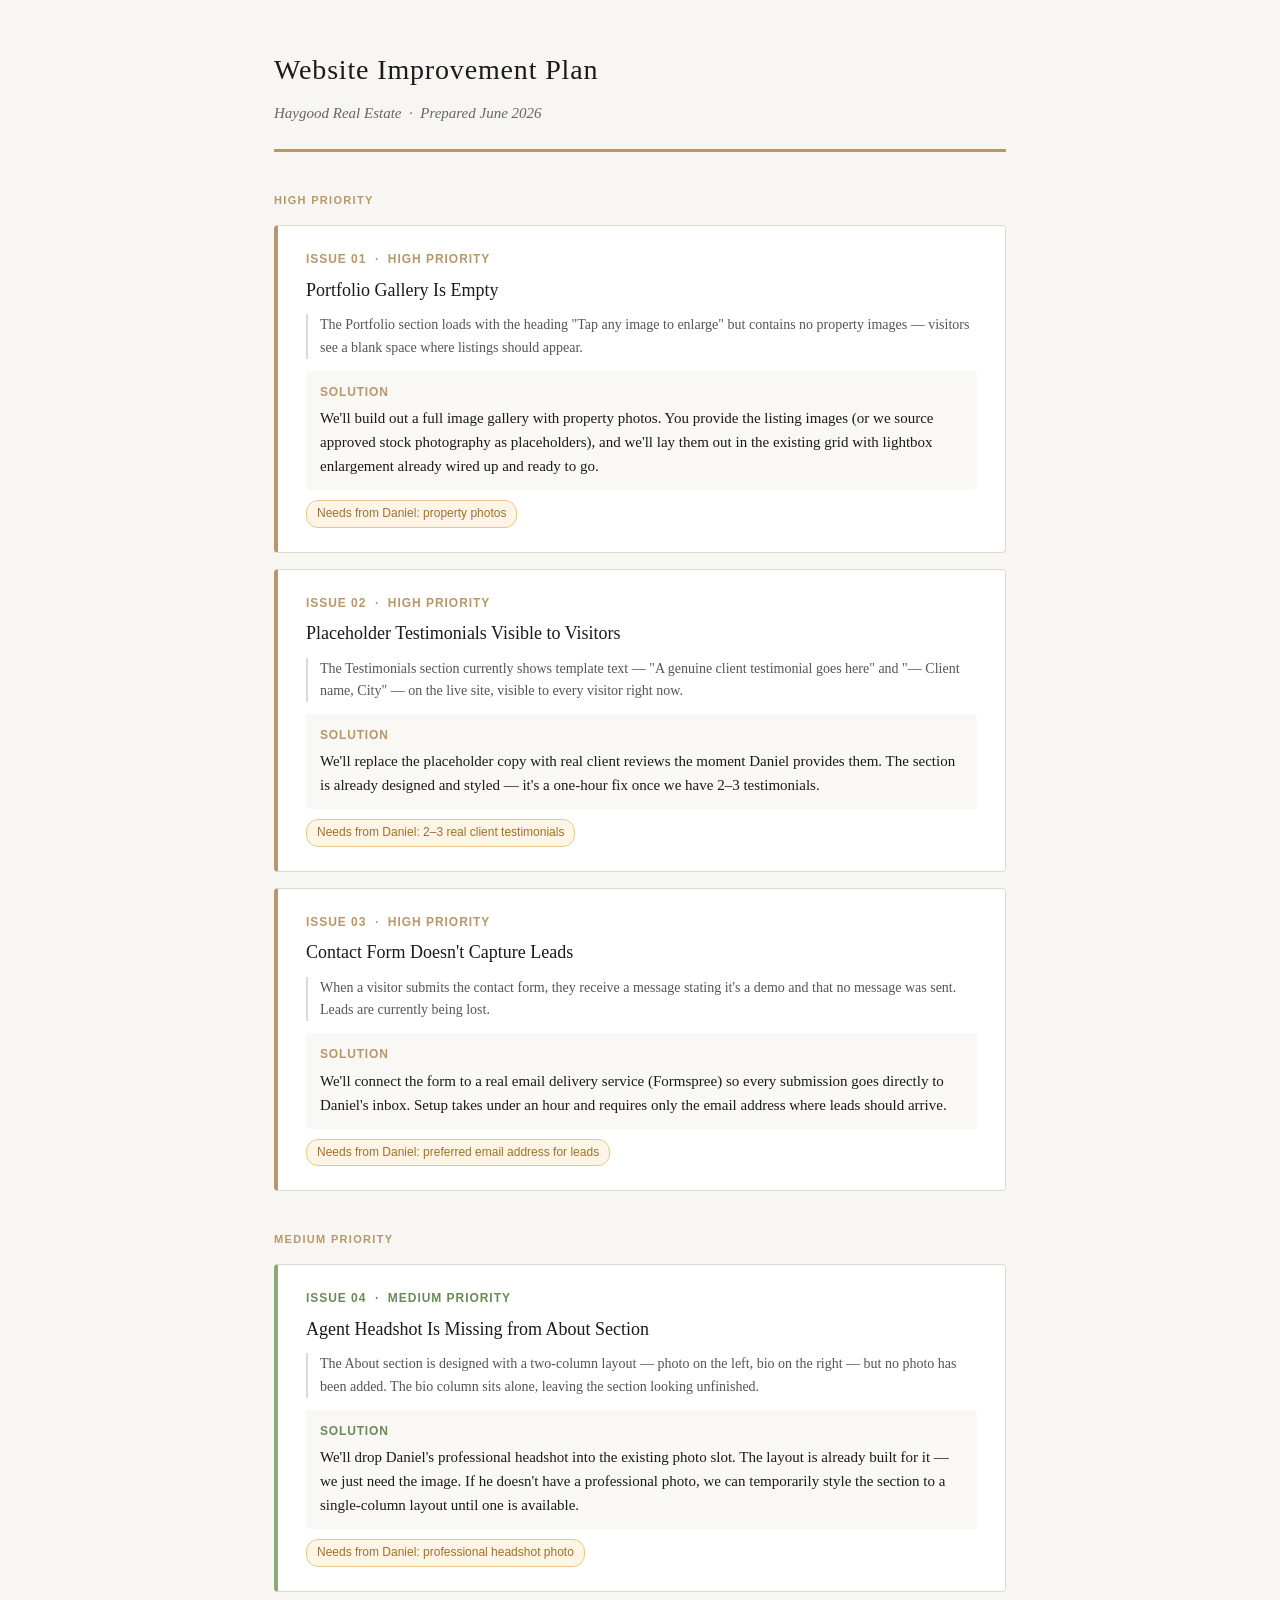
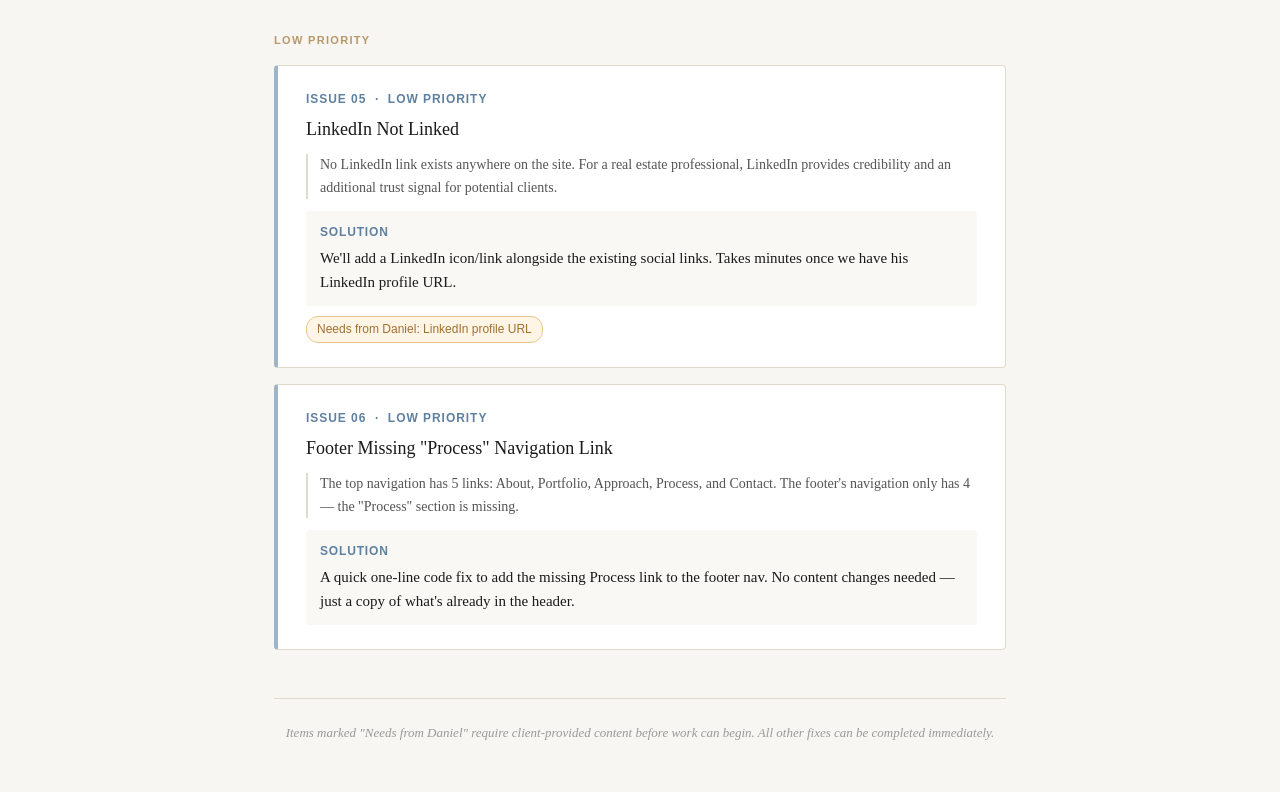
<file: Haygood_RE_Website_Fixes.html>
<!DOCTYPE html>
<html lang="en">
<head>
<meta charset="UTF-8">
<meta name="viewport" content="width=device-width, initial-scale=1.0">
<title>Website Improvement Plan — Haygood Real Estate</title>
<style>
  * { box-sizing: border-box; margin: 0; padding: 0; }
  body { font-family: 'Georgia', serif; background: #f8f6f2; color: #1a1a1a; padding: 48px 24px; max-width: 780px; margin: 0 auto; line-height: 1.6; }
  header { border-bottom: 3px solid #b8976a; padding-bottom: 24px; margin-bottom: 40px; }
  header h1 { font-size: 28px; font-weight: normal; letter-spacing: 0.03em; color: #1a1a1a; }
  header p { margin-top: 8px; color: #666; font-size: 15px; font-style: italic; }
  .priority-group { margin-bottom: 40px; }
  .priority-label { font-family: 'Arial', sans-serif; font-size: 11px; font-weight: bold; letter-spacing: 0.12em; text-transform: uppercase; color: #b8976a; margin-bottom: 16px; }
  .item { background: #fff; border: 1px solid #e0d9ce; border-left: 4px solid #b8976a; border-radius: 4px; padding: 24px 28px; margin-bottom: 16px; }
  .item.medium { border-left-color: #8aaa7a; }
  .item.low { border-left-color: #a0b4c8; }
  .item-number { font-family: 'Arial', sans-serif; font-size: 12px; font-weight: bold; color: #b8976a; text-transform: uppercase; letter-spacing: 0.08em; margin-bottom: 6px; }
  .item.medium .item-number { color: #6a8a5a; }
  .item.low .item-number { color: #6080a0; }
  .item h2 { font-size: 18px; font-weight: normal; margin-bottom: 10px; color: #1a1a1a; }
  .problem { font-size: 14px; color: #555; margin-bottom: 12px; padding-left: 12px; border-left: 2px solid #e0d9ce; }
  .solution { font-size: 15px; color: #1a1a1a; background: #faf8f5; border-radius: 3px; padding: 12px 14px; }
  .solution strong { color: #b8976a; display: block; font-size: 12px; font-family: 'Arial', sans-serif; letter-spacing: 0.07em; text-transform: uppercase; margin-bottom: 4px; }
  .item.medium .solution strong { color: #6a8a5a; }
  .item.low .solution strong { color: #6080a0; }
  .needs-client { display: inline-block; margin-top: 10px; font-size: 12px; font-family: 'Arial', sans-serif; background: #fff5e6; border: 1px solid #e8c88a; color: #a07030; padding: 3px 10px; border-radius: 12px; }
  footer { margin-top: 48px; padding-top: 24px; border-top: 1px solid #e0d9ce; font-size: 13px; color: #999; font-style: italic; text-align: center; }
</style>
</head>
<body>
<header>
  <h1>Website Improvement Plan</h1>
  <p>Haygood Real Estate &nbsp;·&nbsp; Prepared June 2026</p>
</header>
<div class="priority-group">
  <div class="priority-label">High Priority</div>
  <div class="item">
    <div class="item-number">Issue 01 &nbsp;·&nbsp; High Priority</div>
    <h2>Portfolio Gallery Is Empty</h2>
    <div class="problem">The Portfolio section loads with the heading "Tap any image to enlarge" but contains no property images — visitors see a blank space where listings should appear.</div>
    <div class="solution"><strong>Solution</strong>We'll build out a full image gallery with property photos. You provide the listing images (or we source approved stock photography as placeholders), and we'll lay them out in the existing grid with lightbox enlargement already wired up and ready to go.</div>
    <span class="needs-client">Needs from Daniel: property photos</span>
  </div>
  <div class="item">
    <div class="item-number">Issue 02 &nbsp;·&nbsp; High Priority</div>
    <h2>Placeholder Testimonials Visible to Visitors</h2>
    <div class="problem">The Testimonials section currently shows template text — "A genuine client testimonial goes here" and "— Client name, City" — on the live site, visible to every visitor right now.</div>
    <div class="solution"><strong>Solution</strong>We'll replace the placeholder copy with real client reviews the moment Daniel provides them. The section is already designed and styled — it's a one-hour fix once we have 2–3 testimonials.</div>
    <span class="needs-client">Needs from Daniel: 2–3 real client testimonials</span>
  </div>
  <div class="item">
    <div class="item-number">Issue 03 &nbsp;·&nbsp; High Priority</div>
    <h2>Contact Form Doesn't Capture Leads</h2>
    <div class="problem">When a visitor submits the contact form, they receive a message stating it's a demo and that no message was sent. Leads are currently being lost.</div>
    <div class="solution"><strong>Solution</strong>We'll connect the form to a real email delivery service (Formspree) so every submission goes directly to Daniel's inbox. Setup takes under an hour and requires only the email address where leads should arrive.</div>
    <span class="needs-client">Needs from Daniel: preferred email address for leads</span>
  </div>
</div>
<div class="priority-group">
  <div class="priority-label">Medium Priority</div>
  <div class="item medium">
    <div class="item-number">Issue 04 &nbsp;·&nbsp; Medium Priority</div>
    <h2>Agent Headshot Is Missing from About Section</h2>
    <div class="problem">The About section is designed with a two-column layout — photo on the left, bio on the right — but no photo has been added. The bio column sits alone, leaving the section looking unfinished.</div>
    <div class="solution"><strong>Solution</strong>We'll drop Daniel's professional headshot into the existing photo slot. The layout is already built for it — we just need the image. If he doesn't have a professional photo, we can temporarily style the section to a single-column layout until one is available.</div>
    <span class="needs-client">Needs from Daniel: professional headshot photo</span>
  </div>
</div>
<div class="priority-group">
  <div class="priority-label">Low Priority</div>
  <div class="item low">
    <div class="item-number">Issue 05 &nbsp;·&nbsp; Low Priority</div>
    <h2>LinkedIn Not Linked</h2>
    <div class="problem">No LinkedIn link exists anywhere on the site. For a real estate professional, LinkedIn provides credibility and an additional trust signal for potential clients.</div>
    <div class="solution"><strong>Solution</strong>We'll add a LinkedIn icon/link alongside the existing social links. Takes minutes once we have his LinkedIn profile URL.</div>
    <span class="needs-client">Needs from Daniel: LinkedIn profile URL</span>
  </div>
  <div class="item low">
    <div class="item-number">Issue 06 &nbsp;·&nbsp; Low Priority</div>
    <h2>Footer Missing "Process" Navigation Link</h2>
    <div class="problem">The top navigation has 5 links: About, Portfolio, Approach, Process, and Contact. The footer's navigation only has 4 — the "Process" section is missing.</div>
    <div class="solution"><strong>Solution</strong>A quick one-line code fix to add the missing Process link to the footer nav. No content changes needed — just a copy of what's already in the header.</div>
  </div>
</div>
<footer>Items marked "Needs from Daniel" require client-provided content before work can begin. All other fixes can be completed immediately.</footer>
</body>
</html>
</file>
